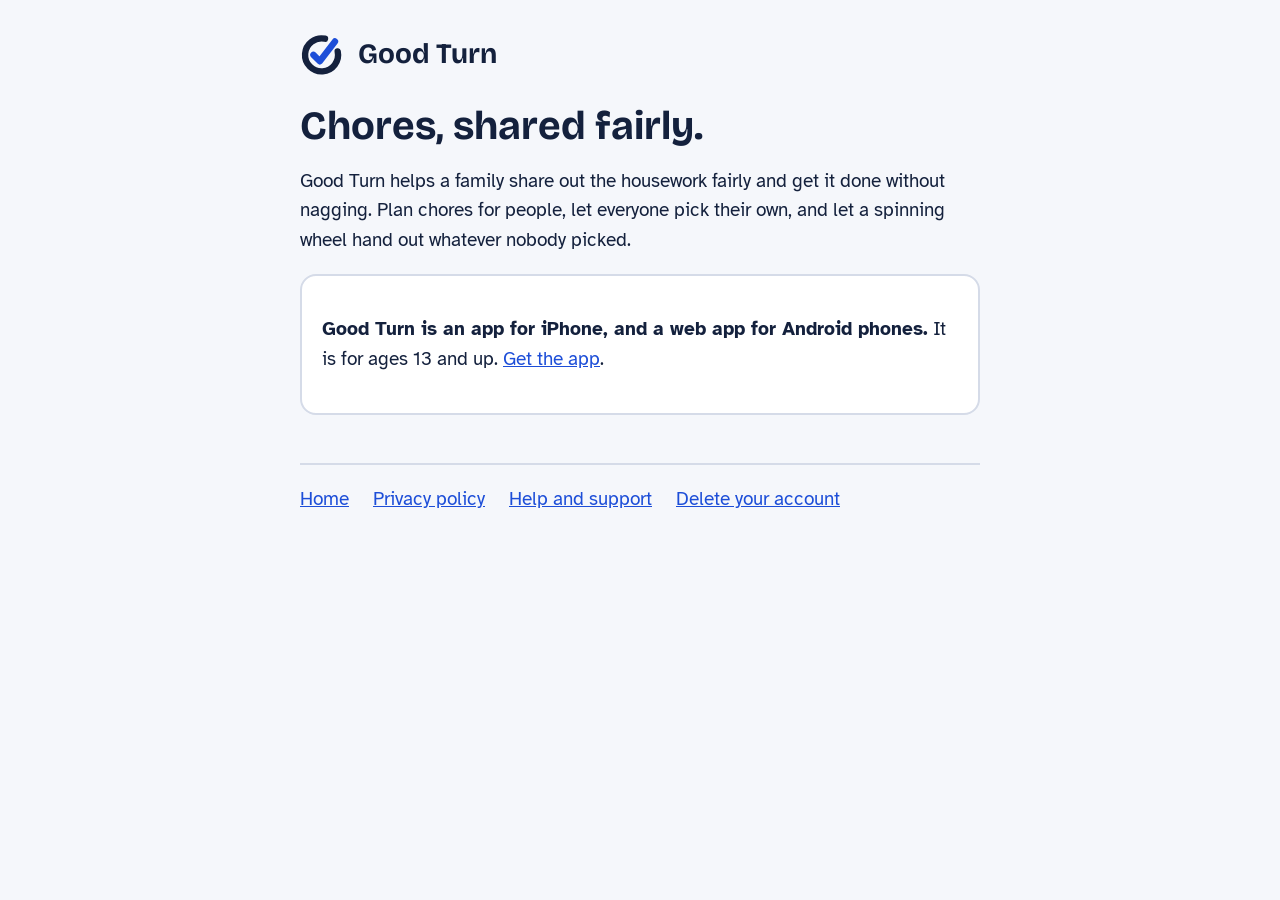
<file: index.html>
<!doctype html>
<html lang="en">
<head>
<meta charset="utf-8">
<meta name="viewport" content="width=device-width, initial-scale=1">
<title>Chores, shared fairly · Good Turn</title>
<link rel="stylesheet" href="style.css">
</head>
<body>
<main>
<header><a href="index.html"><svg role="img" aria-label="Good Turn logo" width="44" height="44" viewBox="60 60 400 400"><path d="M 402.7 236.8 A 150 150 0 1 1 287.2 121.3" fill="none" stroke="#14213D" stroke-width="58" stroke-linecap="round"/><path d="M 182 268 L 240 326 L 378 146" fill="none" stroke="#1D4ED8" stroke-width="58" stroke-linecap="round" stroke-linejoin="round"/></svg><span>Good Turn</span></a></header>
<h1>Chores, shared fairly.</h1>
<p>Good Turn helps a family share out the housework fairly and get it done without nagging. Plan chores for people, let everyone pick their own, and let a spinning wheel hand out whatever nobody picked.</p>
<div class="card"><p><strong>Good Turn is an app for iPhone, and a web app for Android phones.</strong> It is for ages 13 and up. <a href="get/">Get the app</a>.</p></div>
<nav aria-label="Pages"><a href="index.html">Home</a><a href="privacy.html">Privacy policy</a><a href="support.html">Help and support</a><a href="delete-account.html">Delete your account</a></nav>
</main>
</body>
</html>
</file>
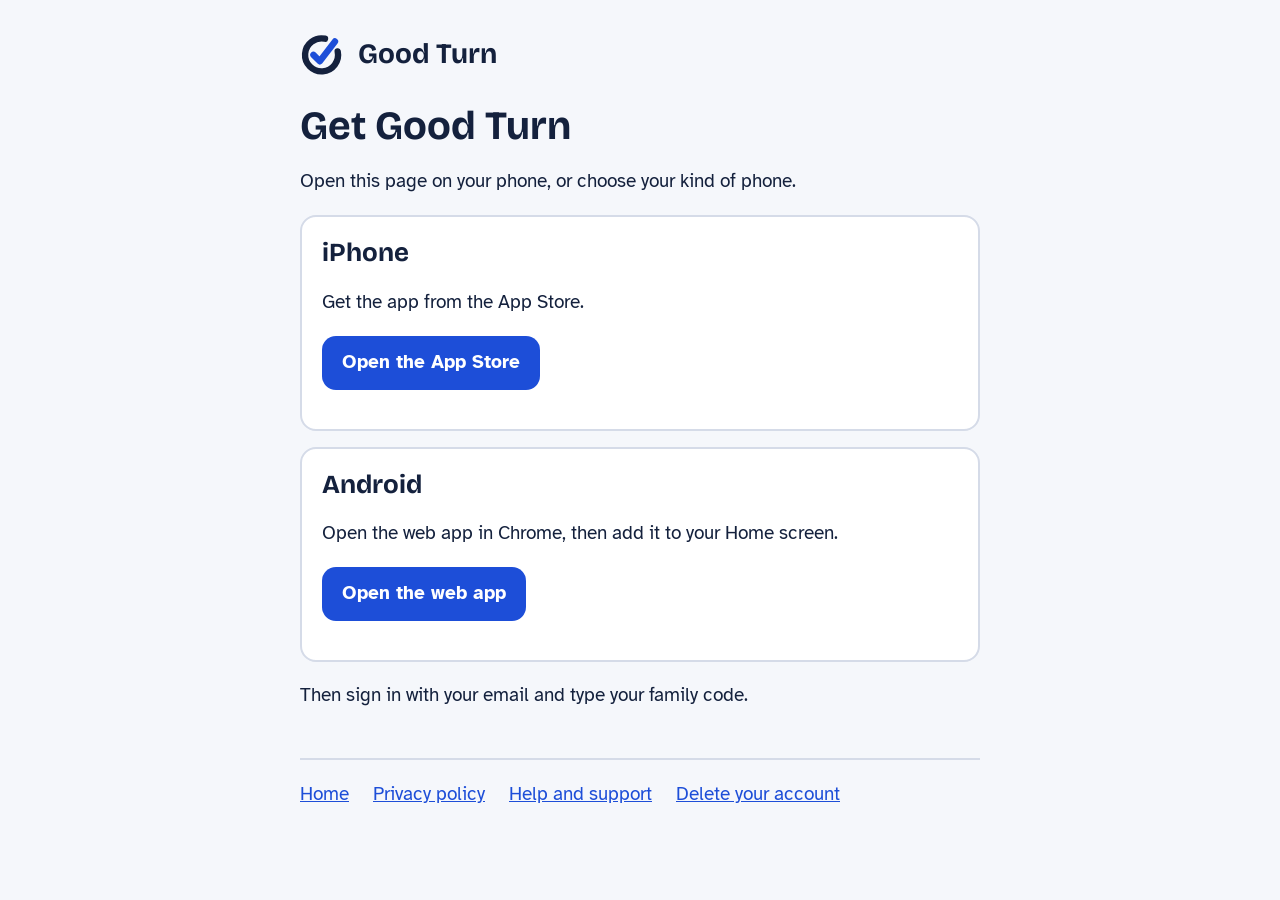
<file: get/index.html>
<!doctype html>
<html lang="en">
<head>
<meta charset="utf-8">
<meta name="viewport" content="width=device-width, initial-scale=1">
<title>Get the app · Good Turn</title>
<link rel="stylesheet" href="../style.css">
<script>
  // FAM-4: send each phone to the right app. Anything else sees both choices below.
  (function () {
    var ua = navigator.userAgent;
    var iphone = /iphone|ipod|ipad/i.test(ua) || (/macintosh/i.test(ua) && navigator.maxTouchPoints > 1);
    if (iphone) location.replace('https://apps.apple.com/app/id6822105920');
    else if (/android/i.test(ua)) location.replace('https://app.goodturn.mtanwar.com/');
  })();
</script>
</head>
<body>
<main>
<header><a href="../index.html"><svg role="img" aria-label="Good Turn logo" width="44" height="44" viewBox="60 60 400 400"><path d="M 402.7 236.8 A 150 150 0 1 1 287.2 121.3" fill="none" stroke="#14213D" stroke-width="58" stroke-linecap="round"/><path d="M 182 268 L 240 326 L 378 146" fill="none" stroke="#1D4ED8" stroke-width="58" stroke-linecap="round" stroke-linejoin="round"/></svg><span>Good Turn</span></a></header>
<h1>Get Good Turn</h1>
<p>Open this page on your phone, or choose your kind of phone.</p>
<div class="card">
<h2 style="margin-top:0">iPhone</h2>
<p>Get the app from the App Store.</p>
<p><a class="button" href="https://apps.apple.com/app/id6822105920">Open the App Store</a></p>
</div>
<div class="card">
<h2 style="margin-top:0">Android</h2>
<p>Open the web app in Chrome, then add it to your Home screen.</p>
<p><a class="button" href="https://app.goodturn.mtanwar.com/">Open the web app</a></p>
</div>
<p>Then sign in with your email and type your family code.</p>
<nav aria-label="Pages"><a href="../index.html">Home</a><a href="../privacy.html">Privacy policy</a><a href="../support.html">Help and support</a><a href="../delete-account.html">Delete your account</a></nav>
</main>
</body>
</html>
</file>
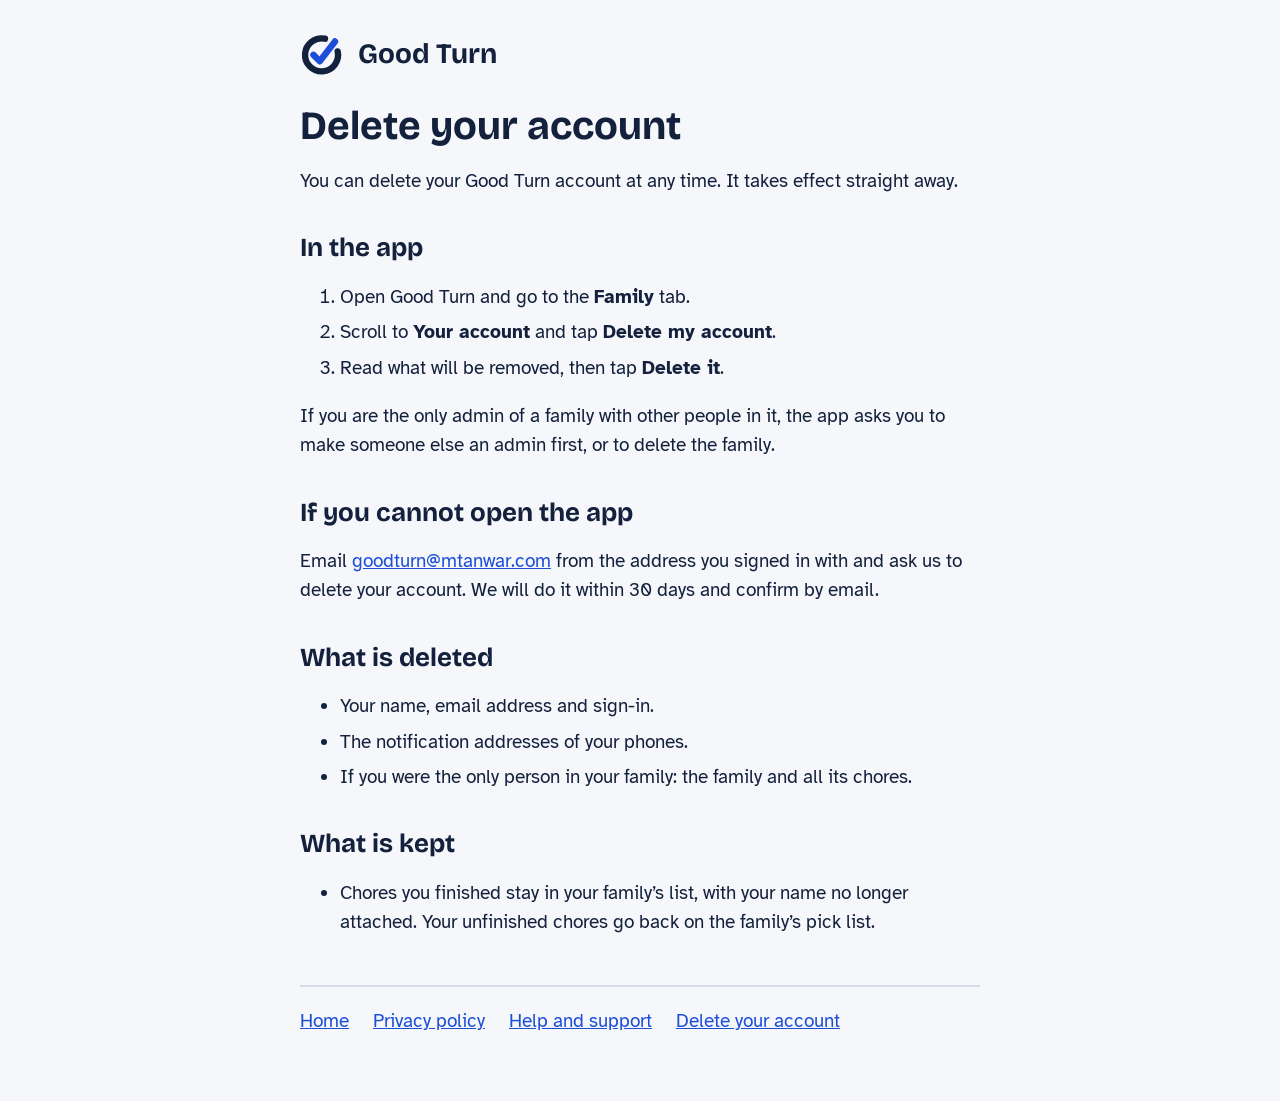
<file: delete-account.html>
<!doctype html>
<html lang="en">
<head>
<meta charset="utf-8">
<meta name="viewport" content="width=device-width, initial-scale=1">
<title>Delete your account · Good Turn</title>
<link rel="stylesheet" href="style.css">
</head>
<body>
<main>
<header><a href="index.html"><svg role="img" aria-label="Good Turn logo" width="44" height="44" viewBox="60 60 400 400"><path d="M 402.7 236.8 A 150 150 0 1 1 287.2 121.3" fill="none" stroke="#14213D" stroke-width="58" stroke-linecap="round"/><path d="M 182 268 L 240 326 L 378 146" fill="none" stroke="#1D4ED8" stroke-width="58" stroke-linecap="round" stroke-linejoin="round"/></svg><span>Good Turn</span></a></header>
<h1>Delete your account</h1>
<p>You can delete your Good Turn account at any time. It takes effect straight away.</p>
<h2>In the app</h2>
<ol>
<li>Open Good Turn and go to the <strong>Family</strong> tab.</li>
<li>Scroll to <strong>Your account</strong> and tap <strong>Delete my account</strong>.</li>
<li>Read what will be removed, then tap <strong>Delete it</strong>.</li>
</ol>
<p>If you are the only admin of a family with other people in it, the app asks you to make someone else an admin first, or to delete the family.</p>
<h2>If you cannot open the app</h2>
<p>Email <a href="mailto:goodturn@mtanwar.com">goodturn@mtanwar.com</a> from the address you signed in with and ask us to delete your account. We will do it within 30 days and confirm by email.</p>
<h2>What is deleted</h2>
<ul>
<li>Your name, email address and sign-in.</li>
<li>The notification addresses of your phones.</li>
<li>If you were the only person in your family: the family and all its chores.</li>
</ul>
<h2>What is kept</h2>
<ul>
<li>Chores you finished stay in your family&rsquo;s list, with your name no longer attached. Your unfinished chores go back on the family&rsquo;s pick list.</li>
</ul>
<nav aria-label="Pages"><a href="index.html">Home</a><a href="privacy.html">Privacy policy</a><a href="support.html">Help and support</a><a href="delete-account.html">Delete your account</a></nav>
</main>
</body>
</html>
</file>
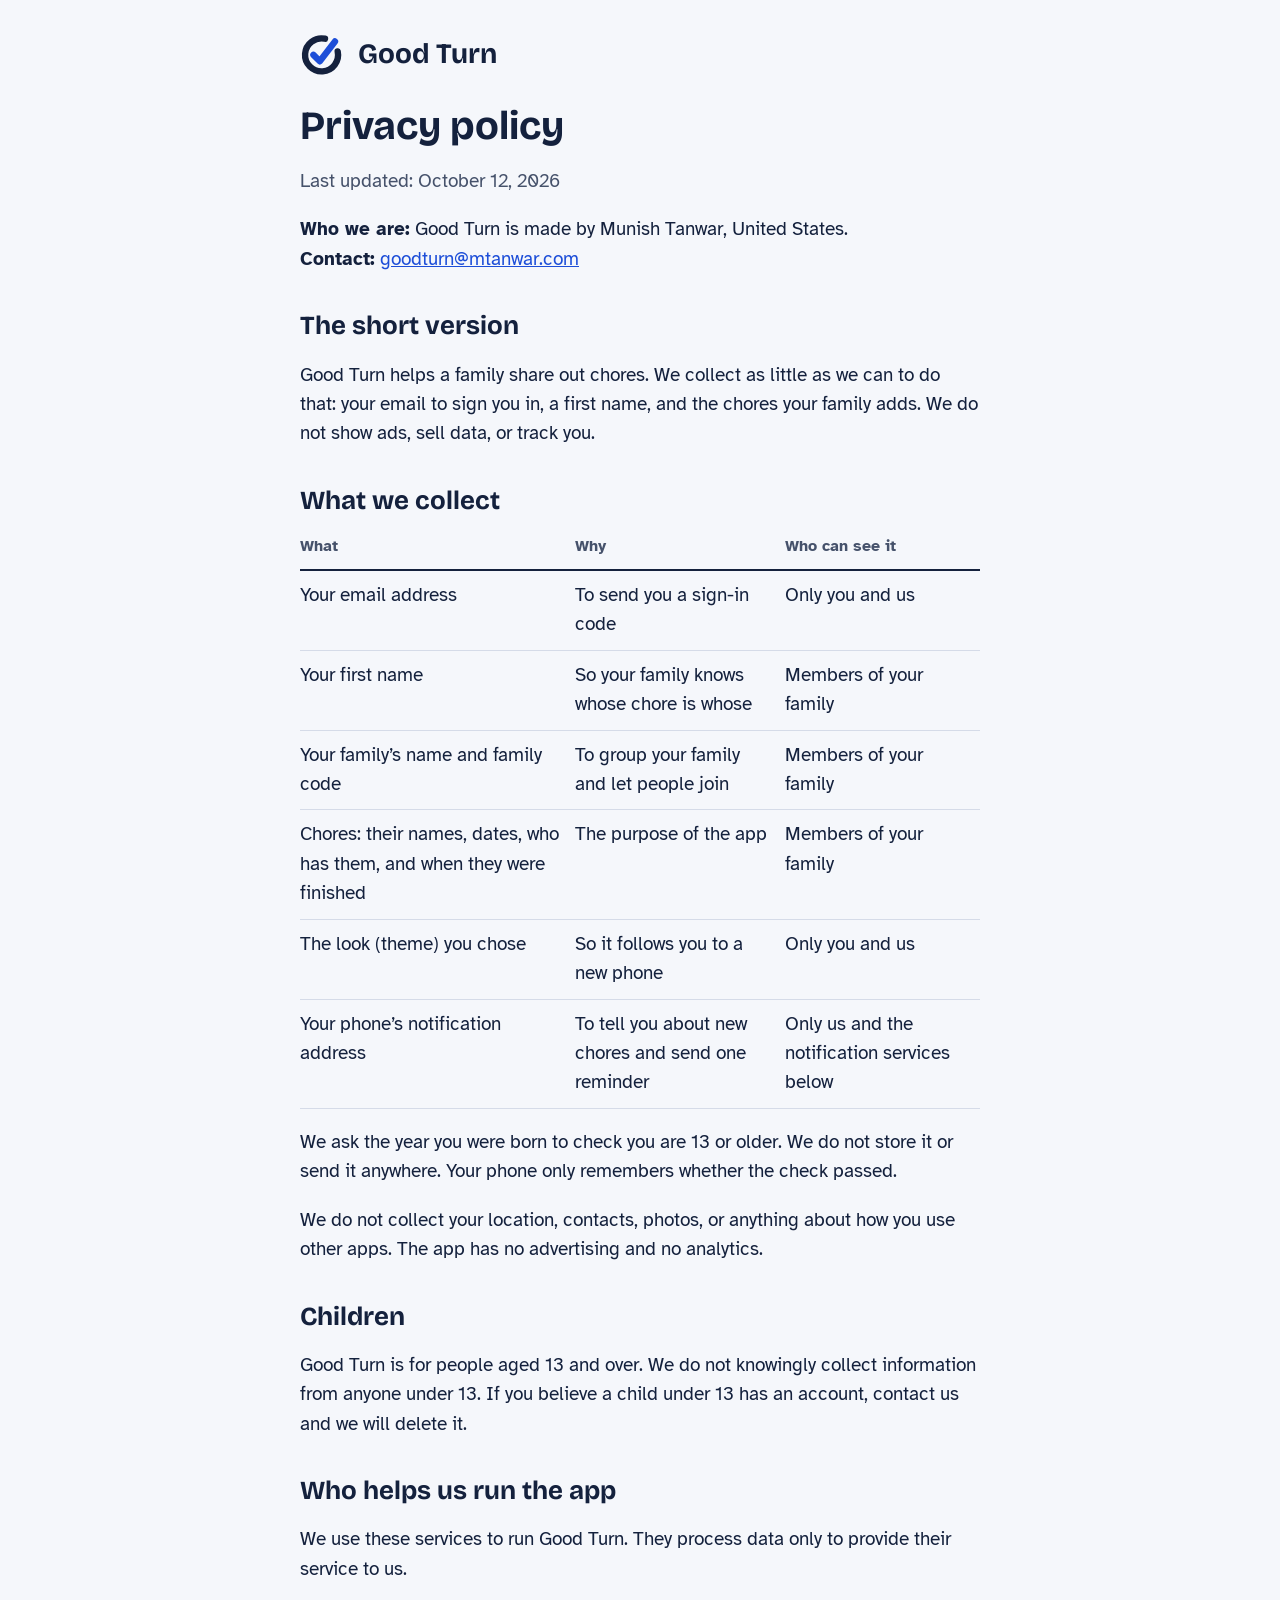
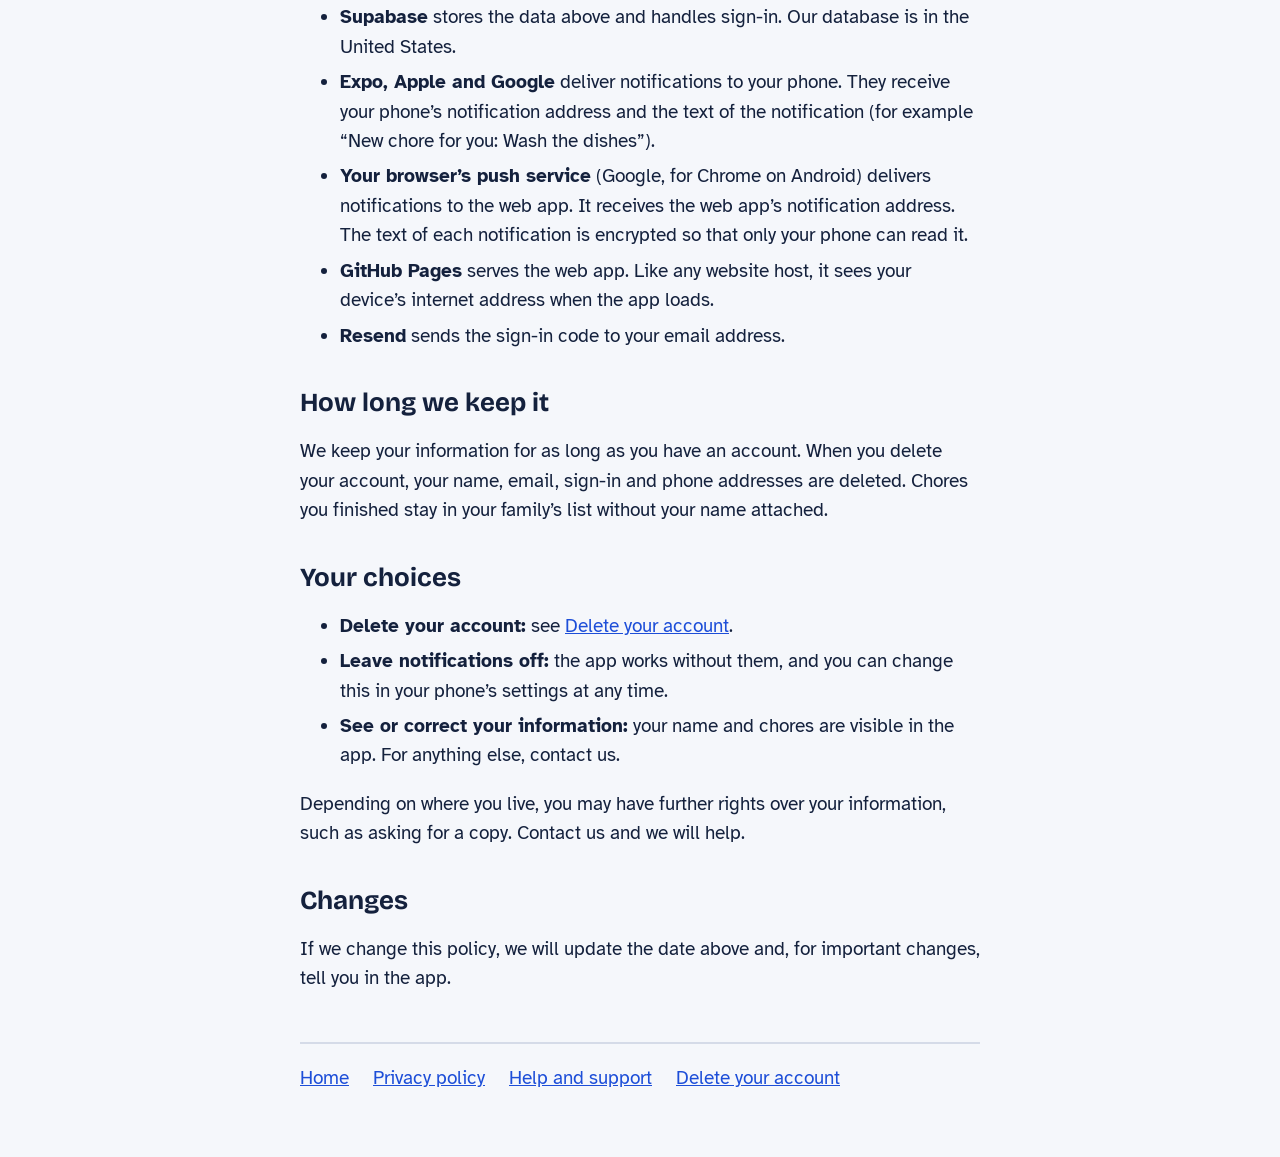
<file: privacy.html>
<!doctype html>
<html lang="en">
<head>
<meta charset="utf-8">
<meta name="viewport" content="width=device-width, initial-scale=1">
<title>Privacy policy · Good Turn</title>
<link rel="stylesheet" href="style.css">
</head>
<body>
<main>
<header><a href="index.html"><svg role="img" aria-label="Good Turn logo" width="44" height="44" viewBox="60 60 400 400"><path d="M 402.7 236.8 A 150 150 0 1 1 287.2 121.3" fill="none" stroke="#14213D" stroke-width="58" stroke-linecap="round"/><path d="M 182 268 L 240 326 L 378 146" fill="none" stroke="#1D4ED8" stroke-width="58" stroke-linecap="round" stroke-linejoin="round"/></svg><span>Good Turn</span></a></header>
<h1>Privacy policy</h1>
<p class="muted">Last updated: October 12, 2026</p>
<p><strong>Who we are:</strong> Good Turn is made by Munish Tanwar, United States.<br><strong>Contact:</strong> <a href="mailto:goodturn@mtanwar.com">goodturn@mtanwar.com</a></p>
<h2>The short version</h2>
<p>Good Turn helps a family share out chores. We collect as little as we can to do that: your email to sign you in, a first name, and the chores your family adds. We do not show ads, sell data, or track you.</p>
<h2>What we collect</h2>
<div class="scroll"><table>
<tr><th>What</th><th>Why</th><th>Who can see it</th></tr>
<tr><td>Your email address</td><td>To send you a sign-in code</td><td>Only you and us</td></tr>
<tr><td>Your first name</td><td>So your family knows whose chore is whose</td><td>Members of your family</td></tr>
<tr><td>Your family&rsquo;s name and family code</td><td>To group your family and let people join</td><td>Members of your family</td></tr>
<tr><td>Chores: their names, dates, who has them, and when they were finished</td><td>The purpose of the app</td><td>Members of your family</td></tr>
<tr><td>The look (theme) you chose</td><td>So it follows you to a new phone</td><td>Only you and us</td></tr>
<tr><td>Your phone&rsquo;s notification address</td><td>To tell you about new chores and send one reminder</td><td>Only us and the notification services below</td></tr>
</table></div>
<p>We ask the year you were born to check you are 13 or older. We do not store it or send it anywhere. Your phone only remembers whether the check passed.</p>
<p>We do not collect your location, contacts, photos, or anything about how you use other apps. The app has no advertising and no analytics.</p>
<h2>Children</h2>
<p>Good Turn is for people aged 13 and over. We do not knowingly collect information from anyone under 13. If you believe a child under 13 has an account, contact us and we will delete it.</p>
<h2>Who helps us run the app</h2>
<p>We use these services to run Good Turn. They process data only to provide their service to us.</p>
<ul>
<li><strong>Supabase</strong> stores the data above and handles sign-in. Our database is in the United States.</li>
<li><strong>Expo, Apple and Google</strong> deliver notifications to your phone. They receive your phone&rsquo;s notification address and the text of the notification (for example &ldquo;New chore for you: Wash the dishes&rdquo;).</li>
<li><strong>Your browser&rsquo;s push service</strong> (Google, for Chrome on Android) delivers notifications to the web app. It receives the web app&rsquo;s notification address. The text of each notification is encrypted so that only your phone can read it.</li>
<li><strong>GitHub Pages</strong> serves the web app. Like any website host, it sees your device&rsquo;s internet address when the app loads.</li>
<li><strong>Resend</strong> sends the sign-in code to your email address.</li>
</ul>
<h2>How long we keep it</h2>
<p>We keep your information for as long as you have an account. When you delete your account, your name, email, sign-in and phone addresses are deleted. Chores you finished stay in your family&rsquo;s list without your name attached.</p>
<h2>Your choices</h2>
<ul>
<li><strong>Delete your account:</strong> see <a href="delete-account.html">Delete your account</a>.</li>
<li><strong>Leave notifications off:</strong> the app works without them, and you can change this in your phone&rsquo;s settings at any time.</li>
<li><strong>See or correct your information:</strong> your name and chores are visible in the app. For anything else, contact us.</li>
</ul>
<p>Depending on where you live, you may have further rights over your information, such as asking for a copy. Contact us and we will help.</p>
<h2>Changes</h2>
<p>If we change this policy, we will update the date above and, for important changes, tell you in the app.</p>
<nav aria-label="Pages"><a href="index.html">Home</a><a href="privacy.html">Privacy policy</a><a href="support.html">Help and support</a><a href="delete-account.html">Delete your account</a></nav>
</main>
</body>
</html>
</file>
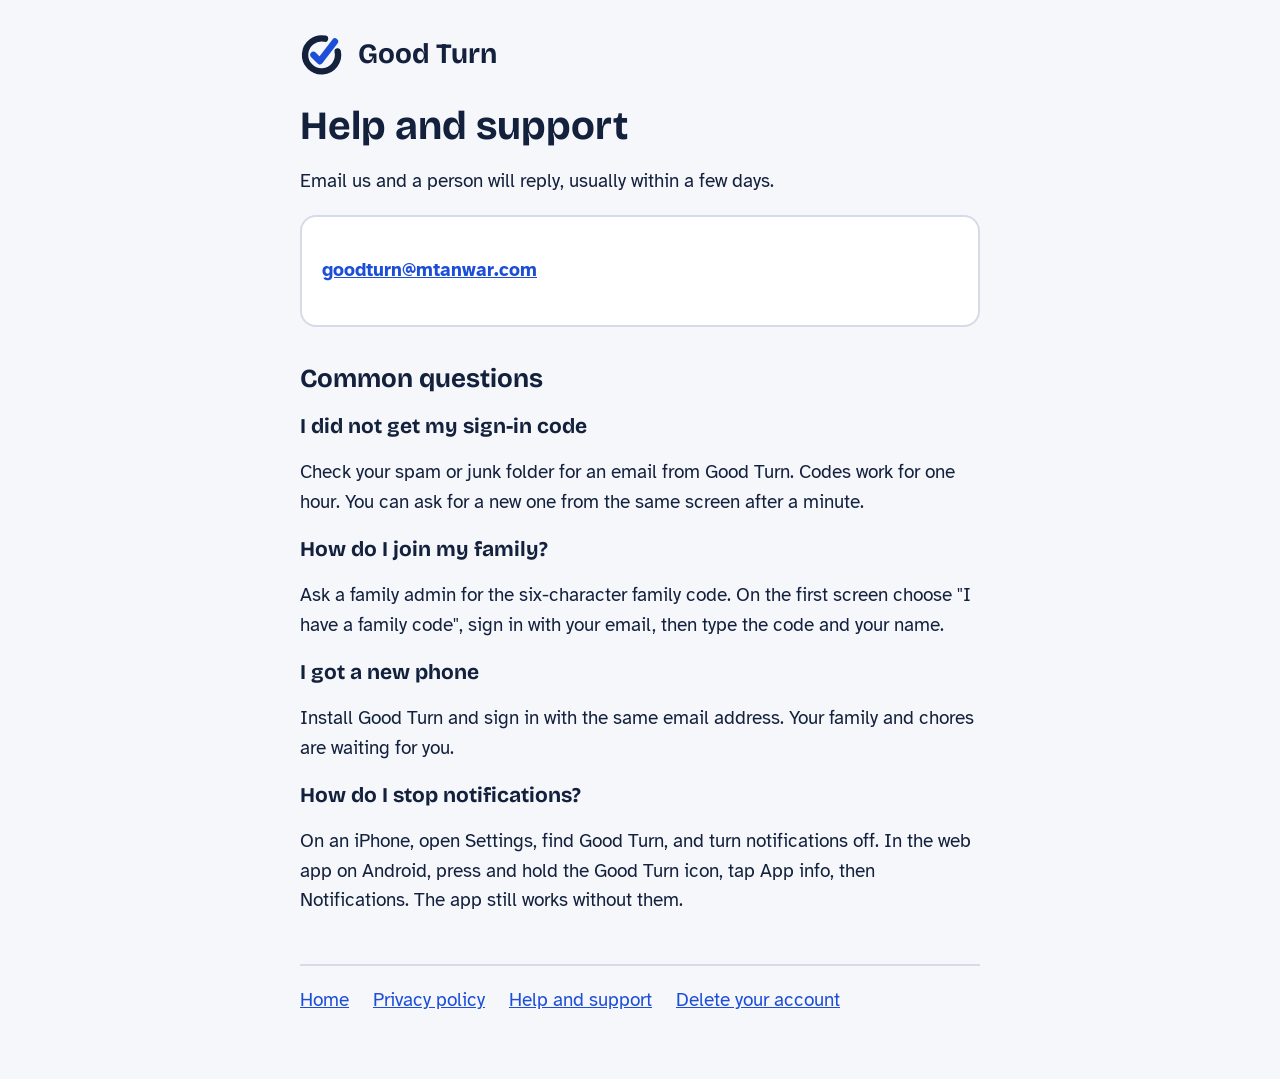
<file: support.html>
<!doctype html>
<html lang="en">
<head>
<meta charset="utf-8">
<meta name="viewport" content="width=device-width, initial-scale=1">
<title>Help and support · Good Turn</title>
<link rel="stylesheet" href="style.css">
</head>
<body>
<main>
<header><a href="index.html"><svg role="img" aria-label="Good Turn logo" width="44" height="44" viewBox="60 60 400 400"><path d="M 402.7 236.8 A 150 150 0 1 1 287.2 121.3" fill="none" stroke="#14213D" stroke-width="58" stroke-linecap="round"/><path d="M 182 268 L 240 326 L 378 146" fill="none" stroke="#1D4ED8" stroke-width="58" stroke-linecap="round" stroke-linejoin="round"/></svg><span>Good Turn</span></a></header>
<h1>Help and support</h1>
<p>Email us and a person will reply, usually within a few days.</p>
<div class="card"><p><strong><a href="mailto:goodturn@mtanwar.com">goodturn@mtanwar.com</a></strong></p></div>
<h2>Common questions</h2>
<h2 style="font-size:21px;margin-top:20px">I did not get my sign-in code</h2>
<p>Check your spam or junk folder for an email from Good Turn. Codes work for one hour. You can ask for a new one from the same screen after a minute.</p>
<h2 style="font-size:21px;margin-top:20px">How do I join my family?</h2>
<p>Ask a family admin for the six-character family code. On the first screen choose "I have a family code", sign in with your email, then type the code and your name.</p>
<h2 style="font-size:21px;margin-top:20px">I got a new phone</h2>
<p>Install Good Turn and sign in with the same email address. Your family and chores are waiting for you.</p>
<h2 style="font-size:21px;margin-top:20px">How do I stop notifications?</h2>
<p>On an iPhone, open Settings, find Good Turn, and turn notifications off. In the web app on Android, press and hold the Good Turn icon, tap App info, then Notifications. The app still works without them.</p>
<nav aria-label="Pages"><a href="index.html">Home</a><a href="privacy.html">Privacy policy</a><a href="support.html">Help and support</a><a href="delete-account.html">Delete your account</a></nav>
</main>
</body>
</html>
</file>
<file: style.css>
@import url('https://fonts.googleapis.com/css2?family=Atkinson+Hyperlegible:wght@400;700&family=Bricolage+Grotesque:wght@700&display=swap');
:root { --ink: #14213D; --muted: #46526B; --accent: #1D4ED8; --ground: #F5F7FB; --card: #FFFFFF; --line: #D5DBE8; }
* { box-sizing: border-box; }
body { margin: 0; background: var(--ground); color: var(--ink); font: 19px/1.55 'Atkinson Hyperlegible', system-ui, sans-serif; }
main { max-width: 720px; margin: 0 auto; padding: 32px 20px 64px; }
header { display: flex; align-items: center; gap: 14px; margin-bottom: 28px; }
header a { display: flex; align-items: center; gap: 14px; color: var(--ink); text-decoration: none; }
header span { font: 700 28px/1 'Bricolage Grotesque', sans-serif; }
h1 { font: 700 40px/1.1 'Bricolage Grotesque', sans-serif; margin: 0 0 12px; }
h2 { font: 700 26px/1.2 'Bricolage Grotesque', sans-serif; margin: 36px 0 8px; }
p, li { max-width: 62ch; }
a { color: var(--accent); }
.muted { color: var(--muted); }
.card { background: var(--card); border: 2px solid var(--line); border-radius: 16px; padding: 20px; margin: 16px 0; }
.scroll { overflow-x: auto; }
table { border-collapse: collapse; width: 100%; min-width: 520px; }
th, td { text-align: left; vertical-align: top; padding: 10px 12px 10px 0; border-bottom: 1px solid var(--line); }
th { font-size: 16px; color: var(--muted); border-bottom: 2px solid var(--ink); }
nav { margin-top: 48px; padding-top: 20px; border-top: 2px solid var(--line); display: flex; flex-wrap: wrap; gap: 8px 24px; }
ol li, ul li { margin: 6px 0; }
.button { display: inline-block; min-height: 52px; padding: 12px 20px; border-radius: 14px; background: var(--accent); color: #FFFFFF; font-weight: 700; text-decoration: none; }
.button:focus-visible { outline: 3px solid var(--ink); outline-offset: 3px; }
</file>
